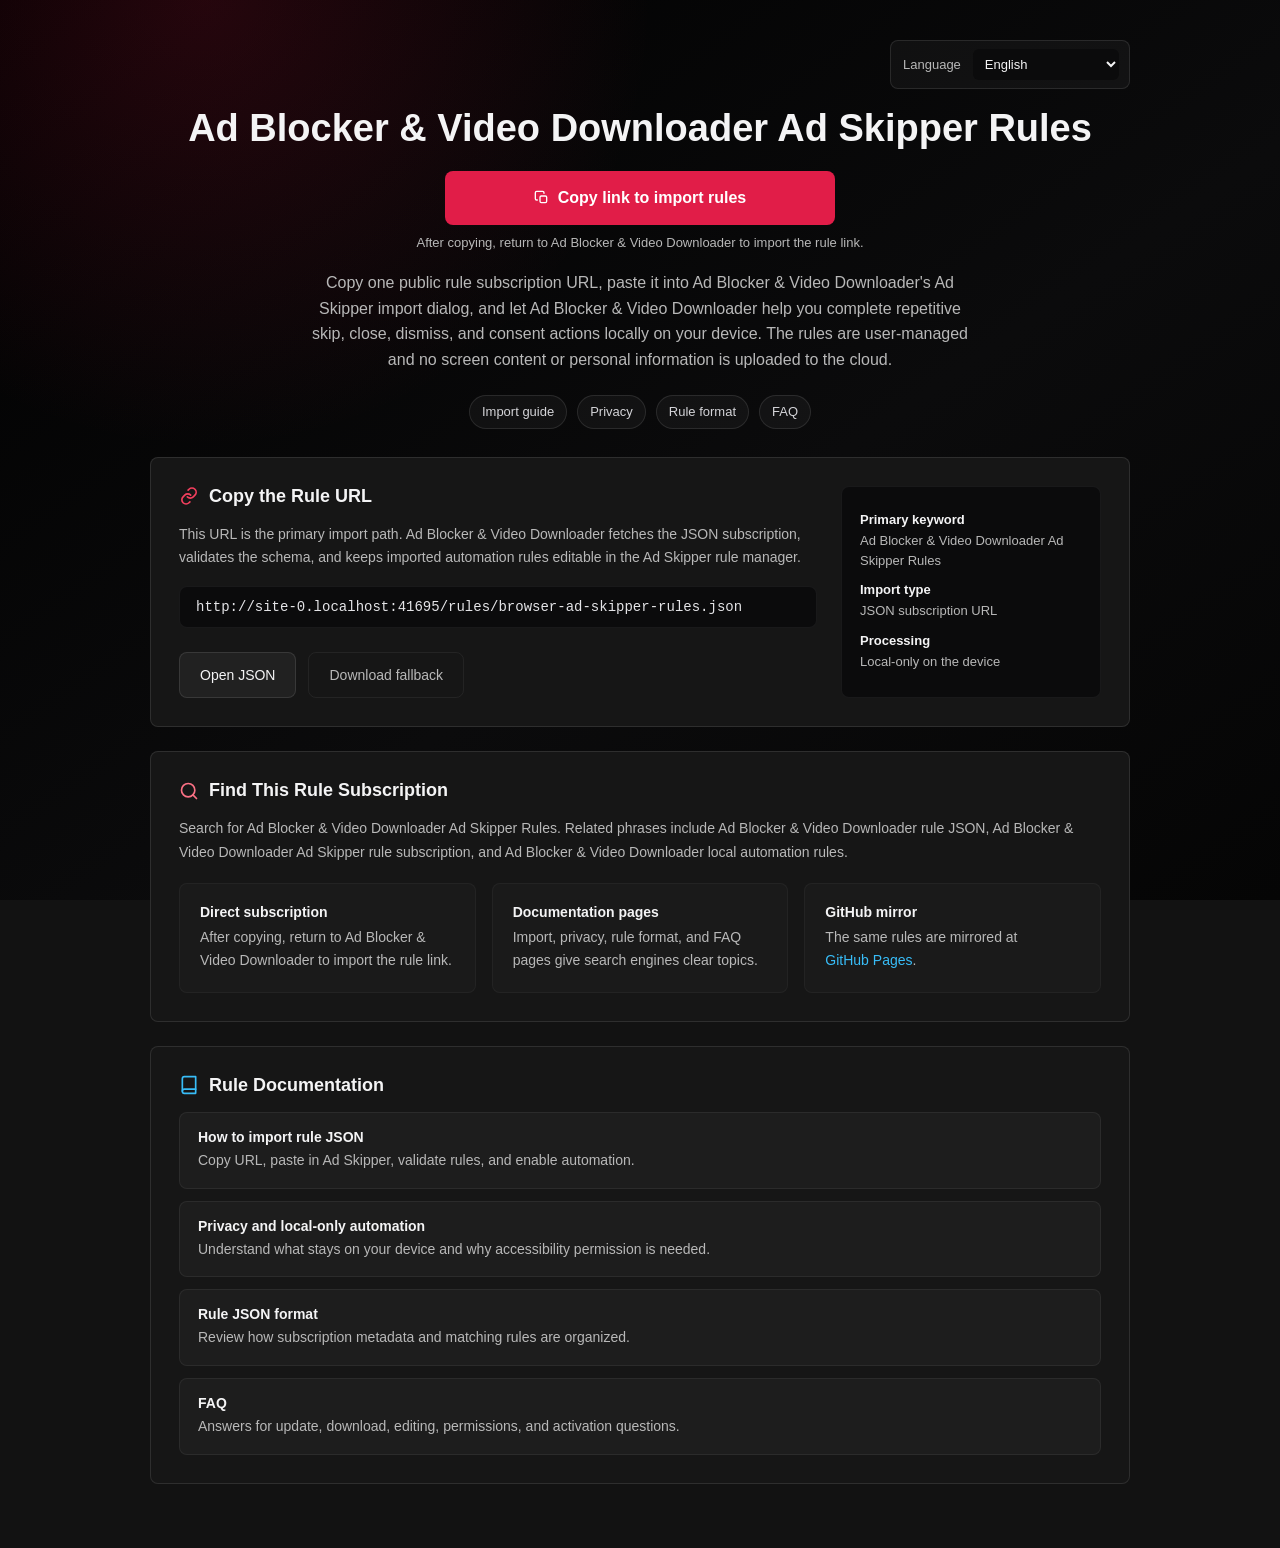
<file: index.html>
<!doctype html>
<html lang="en">
  <head>
    <meta charset="utf-8" />
    <meta name="viewport" content="width=device-width, initial-scale=1" />
    <title>Ad Blocker &amp; Video Downloader | Ad Skipper Rules</title>
    <meta
      name="description"
      content="Copy Ad Skipper rule JSON for Ad Blocker &amp; Video Downloader. Import the subscription URL in the app to manage local-only automation rules."
    />
    <meta name="robots" content="index,follow" />
    <meta property="og:title" content="Ad Blocker &amp; Video Downloader | Ad Skipper Rules" />
    <meta
      property="og:description"
      content="A public JSON rule subscription for Ad Blocker &amp; Video Downloader users. Copy the rule URL, import it in Ad Skipper, and run local-only screen automation on your device."
    />
    <meta property="og:type" content="website" />
    <meta property="og:url" content="https://browser-rules.github.io/ai-owl-browser-ad-skipper-rules/" />
    <meta name="google-site-verification" content="nIsRu77zjlL-rzkLhdHCSAvfr67Yoj3R-oDEkmEKDSA" />
    <link rel="canonical" href="https://browser-rules.github.io/ai-owl-browser-ad-skipper-rules/" />
    <link rel="stylesheet" href="styles.css" />
    <script type="application/ld+json">
      {
        "@context": "https://schema.org",
        "@type": "WebSite",
        "name": "Ad Blocker & Video Downloader | Ad Skipper Rules",
        "url": "https://browser-rules.github.io/ai-owl-browser-ad-skipper-rules/",
        "description": "Public JSON rule subscription and documentation for Ad Blocker & Video Downloader local-only screen automation."
      }
    </script>
  </head>
  <body>
    <main class="container">
      <header class="header" aria-labelledby="page-title">
        <div class="header-tools">
          <div class="language-control">
            <label for="languageSelect" data-i18n="language.label">Language</label>
            <select id="languageSelect" aria-label="Language"></select>
          </div>
        </div>
        <h1 id="page-title" class="title" data-i18n="home.title">Ad Blocker &amp; Video Downloader Ad Skipper Rules</h1>
        <div class="header-action">
          <button id="copyRuleUrlPrimary" class="btn btn-primary" type="button">
            <svg class="icon-small" aria-hidden="true" viewBox="0 0 24 24">
              <rect x="9" y="9" width="10" height="10" rx="2" />
              <path d="M5 15H4a2 2 0 0 1-2-2V4a2 2 0 0 1 2-2h9a2 2 0 0 1 2 2v1" />
            </svg>
            <span id="copyPrimaryLabel" data-i18n="action.copyRuleUrl">Copy link to import rules</span>
          </button>
          <p class="action-hint" data-i18n="home.directBody">After copying, return to Ad Blocker &amp; Video Downloader to import the rule link.</p>
        </div>
        <p class="subtitle" data-i18n="home.subtitle">
          Copy one public rule subscription URL, paste it into Ad Blocker &amp; Video Downloader's Ad Skipper import dialog,
          and let Ad Blocker &amp; Video Downloader help you complete repetitive skip, close, dismiss, and consent actions
          locally on your device. The rules are user-managed and no screen content or personal
          information is uploaded to the cloud.
        </p>
        <nav class="page-nav" aria-label="Rule documentation">
          <a href="import-guide.html" data-i18n="nav.import">Import guide</a>
          <a href="privacy.html" data-i18n="nav.privacy">Privacy</a>
          <a href="rule-json.html" data-i18n="nav.rule">Rule format</a>
          <a href="faq.html" data-i18n="nav.faq">FAQ</a>
        </nav>
      </header>

      <section class="card hero-card" aria-labelledby="rule-url-title">
        <div>
          <h2 id="rule-url-title" class="card-title">
            <svg class="icon icon-indigo" aria-hidden="true" viewBox="0 0 24 24">
              <path d="M10 13a5 5 0 0 0 7.1 0l2-2a5 5 0 0 0-7.1-7.1l-1.1 1.1" />
              <path d="M14 11a5 5 0 0 0-7.1 0l-2 2A5 5 0 0 0 12 20.1l1.1-1.1" />
            </svg>
            <span data-i18n="home.ruleTitle">Copy the Rule URL</span>
          </h2>
          <p class="muted-text" data-i18n="home.ruleBody">
            This URL is the primary import path. Ad Blocker &amp; Video Downloader fetches the JSON subscription, validates
            the schema, and keeps imported automation rules editable in the Ad Skipper rule manager.
          </p>
          <div class="code-box" aria-label="Rule JSON subscription URL">
            <span class="code-text" data-rule-url>https://browser-rules.github.io/ai-owl-browser-ad-skipper-rules/rules/browser-ad-skipper-rules.json</span>
          </div>
          <div class="btn-group">
            <a class="btn btn-secondary" data-rule-href href="rules/browser-ad-skipper-rules.json" data-i18n="action.openJson">
              Open JSON
            </a>
            <a class="btn btn-tertiary" data-rule-href href="rules/browser-ad-skipper-rules.json" download data-i18n="action.downloadFallback">
              Download fallback
            </a>
          </div>
        </div>
        <aside class="quick-facts" aria-label="Rule subscription facts">
          <div><strong data-i18n="home.factKeywordLabel">Primary keyword</strong><span data-i18n="home.factKeywordValue">Ad Blocker &amp; Video Downloader Ad Skipper Rules</span></div>
          <div><strong data-i18n="home.factImportLabel">Import type</strong><span data-i18n="home.factImportValue">JSON subscription URL</span></div>
          <div><strong data-i18n="home.factProcessingLabel">Processing</strong><span data-i18n="home.factProcessingValue">Local-only on the device</span></div>
        </aside>
      </section>

      <section class="card" aria-labelledby="discover-title">
        <h2 id="discover-title" class="card-title">
          <svg class="icon icon-purple" aria-hidden="true" viewBox="0 0 24 24">
            <circle cx="11" cy="11" r="8" />
            <path d="m21 21-4.3-4.3" />
          </svg>
          <span data-i18n="home.findTitle">Find This Rule Subscription</span>
        </h2>
        <p class="muted-text" data-i18n="home.findBody">
          If you need to find this page again from Google, search for
          Ad Blocker &amp; Video Downloader Ad Skipper Rules. Related search phrases include
          Ad Blocker &amp; Video Downloader rule JSON, Ad Blocker &amp; Video Downloader Ad Skipper rule subscription, and Ad Blocker &amp; Video Downloader local
          automation rules.
        </p>
        <div class="info-grid spaced-grid">
          <article class="info-item">
            <h3 data-i18n="home.directTitle">Direct subscription</h3>
            <p data-i18n="home.directBody">After copying, return to Ad Blocker &amp; Video Downloader to import the rule link.</p>
          </article>
          <article class="info-item">
            <h3 data-i18n="home.docsTitle">Documentation pages</h3>
            <p data-i18n="home.docsBody">Import, privacy, rule format, and FAQ pages give search engines clear topics.</p>
          </article>
          <article class="info-item">
            <h3 data-i18n="home.githubTitle">GitHub mirror</h3>
            <p>
              <span data-i18n="home.githubBody">The same rules are mirrored at</span>
              <a href="https://browser-rules.github.io/ai-owl-browser-ad-skipper-rules/">GitHub Pages</a>.
            </p>
          </article>
        </div>
      </section>

      <section class="card link-grid" aria-labelledby="docs-title">
        <h2 id="docs-title" class="card-title">
          <svg class="icon icon-sky" aria-hidden="true" viewBox="0 0 24 24">
            <path d="M4 19.5A2.5 2.5 0 0 1 6.5 17H20" />
            <path d="M4 4.5A2.5 2.5 0 0 1 6.5 2H20v20H6.5A2.5 2.5 0 0 1 4 19.5Z" />
          </svg>
          <span data-i18n="home.docTitle">Rule Documentation</span>
        </h2>
        <a class="doc-link" href="import-guide.html">
          <strong data-i18n="home.docImportTitle">How to import rule JSON</strong>
          <span data-i18n="home.docImportBody">Copy URL, paste in Ad Skipper, validate rules, and enable automation.</span>
        </a>
        <a class="doc-link" href="privacy.html">
          <strong data-i18n="home.docPrivacyTitle">Privacy and local-only automation</strong>
          <span data-i18n="home.docPrivacyBody">Understand what stays on your device and why accessibility permission is needed.</span>
        </a>
        <a class="doc-link" href="rule-json.html">
          <strong data-i18n="home.docRuleTitle">Rule JSON format</strong>
          <span data-i18n="home.docRuleBody">Review how subscription metadata and matching rules are organized.</span>
        </a>
        <a class="doc-link" href="faq.html">
          <strong data-i18n="home.docFaqTitle">FAQ</strong>
          <span data-i18n="home.docFaqBody">Answers for update, download, editing, permissions, and activation questions.</span>
        </a>
      </section>
    </main>
    <script src="app.js" defer></script>
  </body>
</html>
</file>
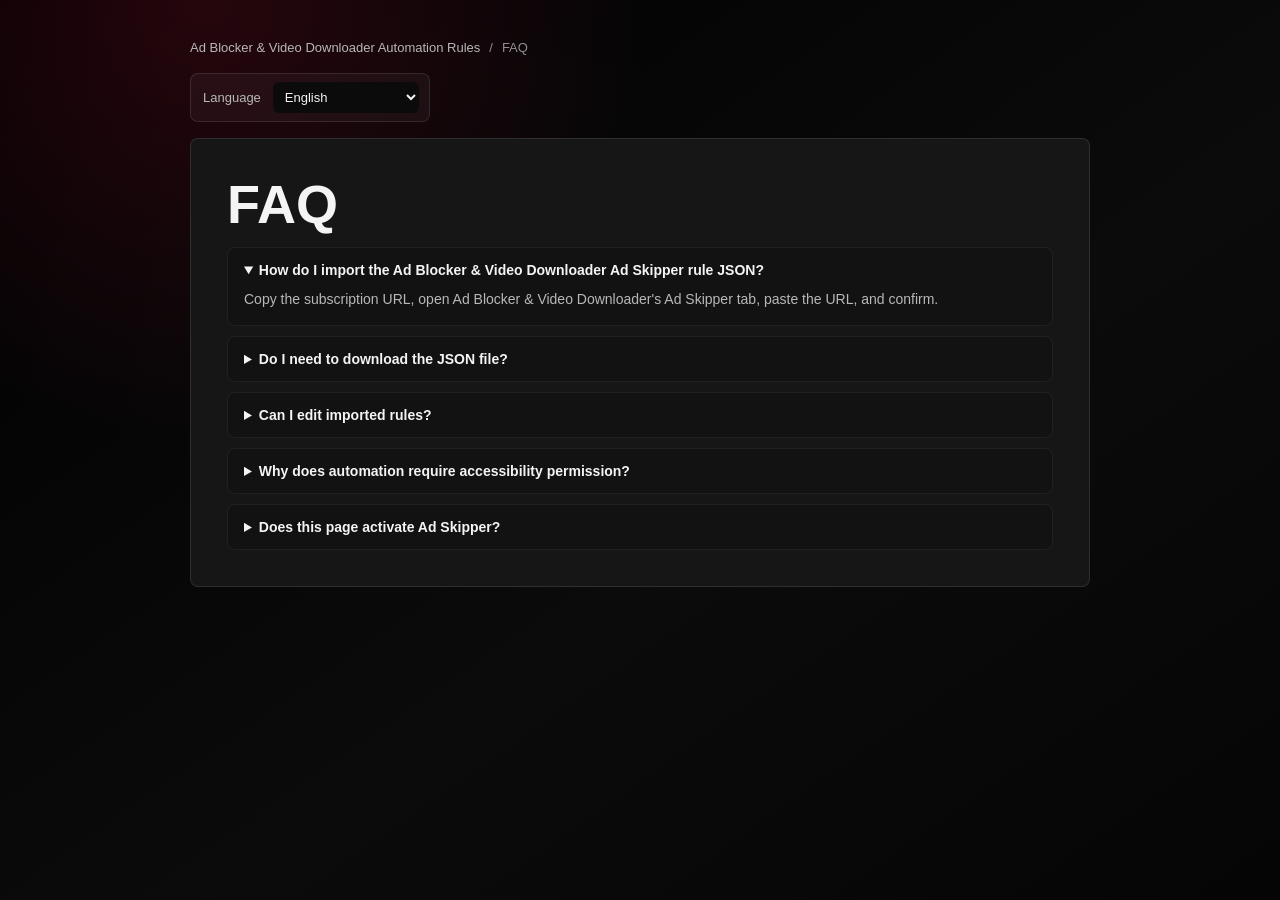
<file: faq.html>
<!doctype html>
<html lang="en">
  <head>
    <meta charset="utf-8" />
    <meta name="viewport" content="width=device-width, initial-scale=1" />
    <title>Ad Blocker &amp; Video Downloader | Ad Skipper Rules FAQ</title>
    <meta
      name="description"
      content="Frequently asked questions about Ad Blocker &amp; Video Downloader Ad Skipper rule subscriptions, JSON import, local-only automation, permissions, updates, and manual downloads."
    />
    <meta name="robots" content="index,follow" />
    <link rel="canonical" href="https://browser-rules.github.io/ai-owl-browser-ad-skipper-rules/faq.html" />
    <link rel="stylesheet" href="styles.css" />
    <script type="application/ld+json">
      {
        "@context": "https://schema.org",
        "@type": "FAQPage",
        "mainEntity": [
          {
            "@type": "Question",
            "name": "How do I import the Ad Blocker & Video Downloader Ad Skipper rule JSON?",
            "acceptedAnswer": {
              "@type": "Answer",
              "text": "Copy the public rule subscription URL, open Ad Blocker & Video Downloader, switch to Ad Skipper, choose import configuration, paste the URL, and confirm the user-managed rules."
            }
          },
          {
            "@type": "Question",
            "name": "Does Ad Blocker & Video Downloader upload screen content when using Ad Skipper rules?",
            "acceptedAnswer": {
              "@type": "Answer",
              "text": "No. Ad Blocker & Video Downloader evaluates imported automation rules locally on the device. Screen content, app data, rule matches, and personal information are not uploaded to this site."
            }
          }
        ]
      }
    </script>
  </head>
  <body>
    <main class="container page-container">
      <nav class="breadcrumb" aria-label="Breadcrumb">
        <a href="https://browser-rules.github.io/ai-owl-browser-ad-skipper-rules/">Ad Blocker &amp; Video Downloader Automation Rules</a>
        <span>/</span>
        <span data-i18n="nav.faq">FAQ</span>
      </nav>
      <div class="language-control page-language">
        <label for="languageSelect" data-i18n="language.label">Language</label>
        <select id="languageSelect" aria-label="Language"></select>
      </div>
      <article class="card article-card">
        <h1 class="article-title" data-i18n="faq.title">FAQ</h1>
        <div class="faq-list">
          <details open>
            <summary data-i18n="faq.q1">How do I import the Ad Blocker &amp; Video Downloader Ad Skipper rule JSON?</summary>
            <p data-i18n="faq.a1">Copy the subscription URL, open Ad Blocker &amp; Video Downloader's Ad Skipper tab, paste the URL, and confirm.</p>
          </details>
          <details>
            <summary data-i18n="faq.q2">Do I need to download the JSON file?</summary>
            <p data-i18n="faq.a2">No. Copying the URL is the primary path. Downloading is only a manual fallback.</p>
          </details>
          <details>
            <summary data-i18n="faq.q3">Can I edit imported rules?</summary>
            <p data-i18n="faq.a3">Yes. Imported rules remain visible and editable in Ad Blocker &amp; Video Downloader's rule management UI.</p>
          </details>
          <details>
            <summary data-i18n="faq.q4">Why does automation require accessibility permission?</summary>
            <p data-i18n="faq.a4">The local service needs accessibility permission before Ad Blocker &amp; Video Downloader can perform supported actions.</p>
          </details>
          <details>
            <summary data-i18n="faq.q5">Does this page activate Ad Skipper?</summary>
            <p data-i18n="faq.a5">No. Ad Blocker &amp; Video Downloader includes YouTube and YouTube Music rules. Import this JSON to add rules for other apps and ad platforms.</p>
          </details>
        </div>
      </article>
    </main>
    <script src="app.js" defer></script>
  </body>
</html>
</file>
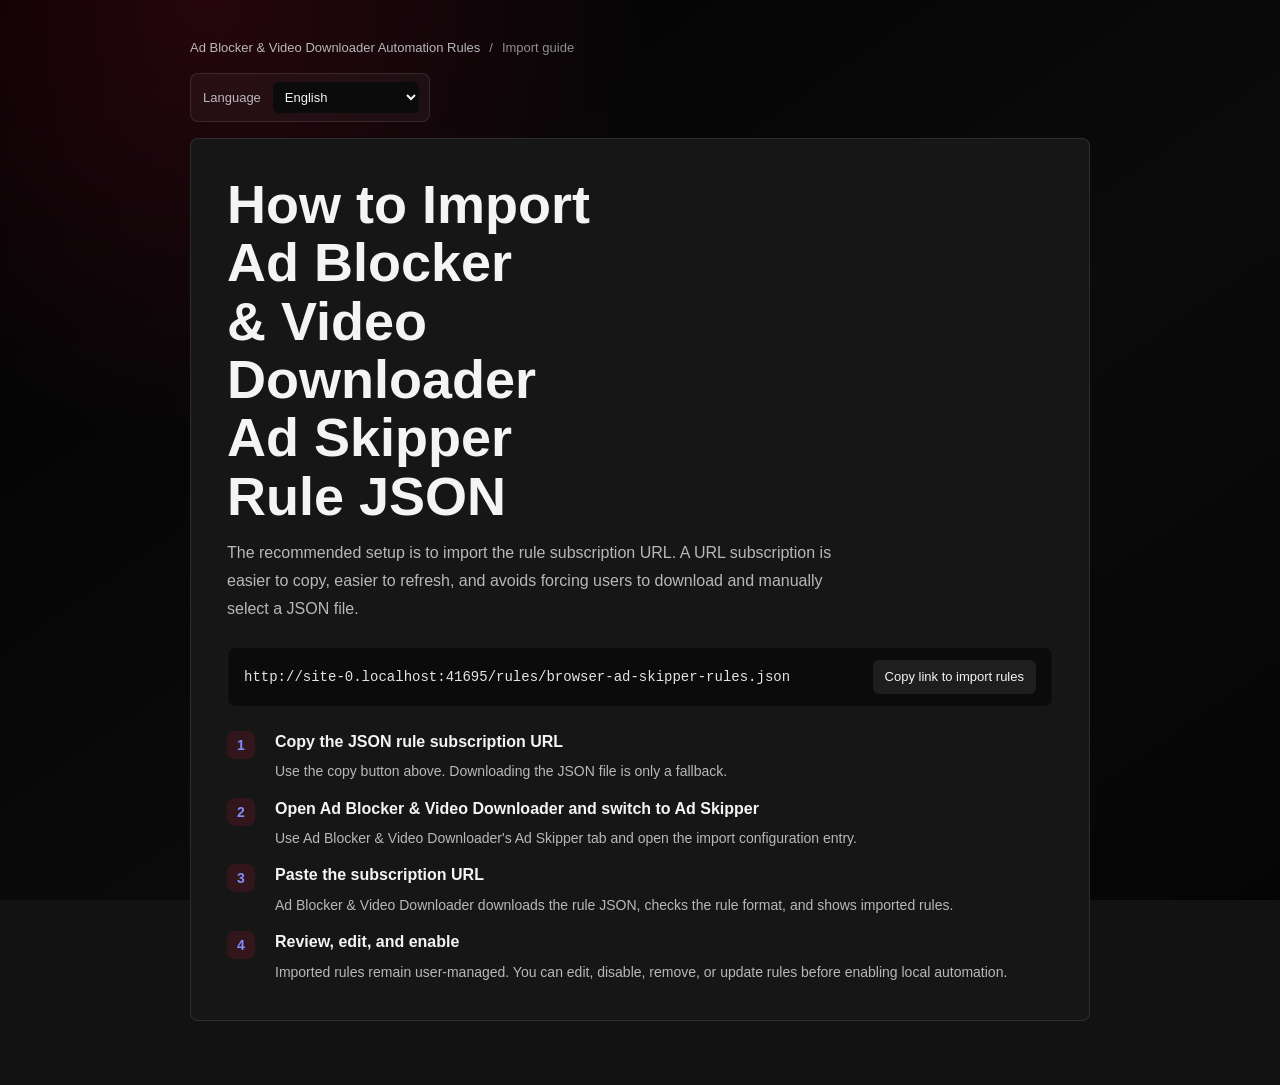
<file: import-guide.html>
<!doctype html>
<html lang="en">
  <head>
    <meta charset="utf-8" />
    <meta name="viewport" content="width=device-width, initial-scale=1" />
    <title>How to Import Ad Blocker &amp; Video Downloader Ad Skipper Rule JSON</title>
    <meta
      name="description"
      content="Step-by-step guide for importing the Ad Blocker &amp; Video Downloader Ad Skipper JSON rule subscription URL into Ad Blocker &amp; Video Downloader and enabling local-only screen automation."
    />
    <meta name="robots" content="index,follow" />
    <link rel="canonical" href="https://browser-rules.github.io/ai-owl-browser-ad-skipper-rules/import-guide.html" />
    <link rel="stylesheet" href="styles.css" />
  </head>
  <body>
    <main class="container page-container">
      <nav class="breadcrumb" aria-label="Breadcrumb">
        <a href="https://browser-rules.github.io/ai-owl-browser-ad-skipper-rules/">Ad Blocker &amp; Video Downloader Automation Rules</a>
        <span>/</span>
        <span data-i18n="nav.import">Import guide</span>
      </nav>
      <div class="language-control page-language">
        <label for="languageSelect" data-i18n="language.label">Language</label>
        <select id="languageSelect" aria-label="Language"></select>
      </div>
      <article class="card article-card">
        <h1 class="article-title" data-i18n="import.title">How to Import Ad Blocker &amp; Video Downloader Ad Skipper Rule JSON</h1>
        <p class="article-lead" data-i18n="import.lead">
          The recommended setup is to import the rule subscription URL. A URL subscription is easier
          to copy, easier to refresh, and avoids forcing users to download and manually select a JSON
          file.
        </p>
        <div class="code-box" aria-label="Rule JSON subscription URL">
          <span class="code-text" data-rule-url>https://browser-rules.github.io/ai-owl-browser-ad-skipper-rules/rules/browser-ad-skipper-rules.json</span>
          <button id="copyRuleUrlPrimary" class="copy-btn" type="button">
            <span id="copyPrimaryLabel" data-i18n="action.copyRuleUrl">Copy Rule URL</span>
          </button>
        </div>
        <section class="timeline article-timeline" aria-label="Import steps">
          <article class="timeline-item">
            <span class="step-num">1</span>
            <div>
              <h2 data-i18n="import.step1Title">Copy the JSON rule subscription URL</h2>
              <p data-i18n="import.step1Body">Use the copy button above. Downloading the JSON file is only a fallback.</p>
            </div>
          </article>
          <article class="timeline-item">
            <span class="step-num">2</span>
            <div>
              <h2 data-i18n="import.step2Title">Open Ad Blocker &amp; Video Downloader and switch to Ad Skipper</h2>
              <p data-i18n="import.step2Body">Use Ad Blocker &amp; Video Downloader's Ad Skipper tab and open the import configuration entry.</p>
            </div>
          </article>
          <article class="timeline-item">
            <span class="step-num">3</span>
            <div>
              <h2 data-i18n="import.step3Title">Paste the subscription URL</h2>
              <p data-i18n="import.step3Body">Ad Blocker &amp; Video Downloader downloads the rule JSON, checks the rule format, and shows imported rules.</p>
            </div>
          </article>
          <article class="timeline-item">
            <span class="step-num">4</span>
            <div>
              <h2 data-i18n="import.step4Title">Review, edit, and enable</h2>
              <p data-i18n="import.step4Body">
                Imported rules remain user-managed. You can edit, disable, remove, or update rules
                before enabling local automation.
              </p>
            </div>
          </article>
        </section>
      </article>
    </main>
    <script src="app.js" defer></script>
  </body>
</html>
</file>
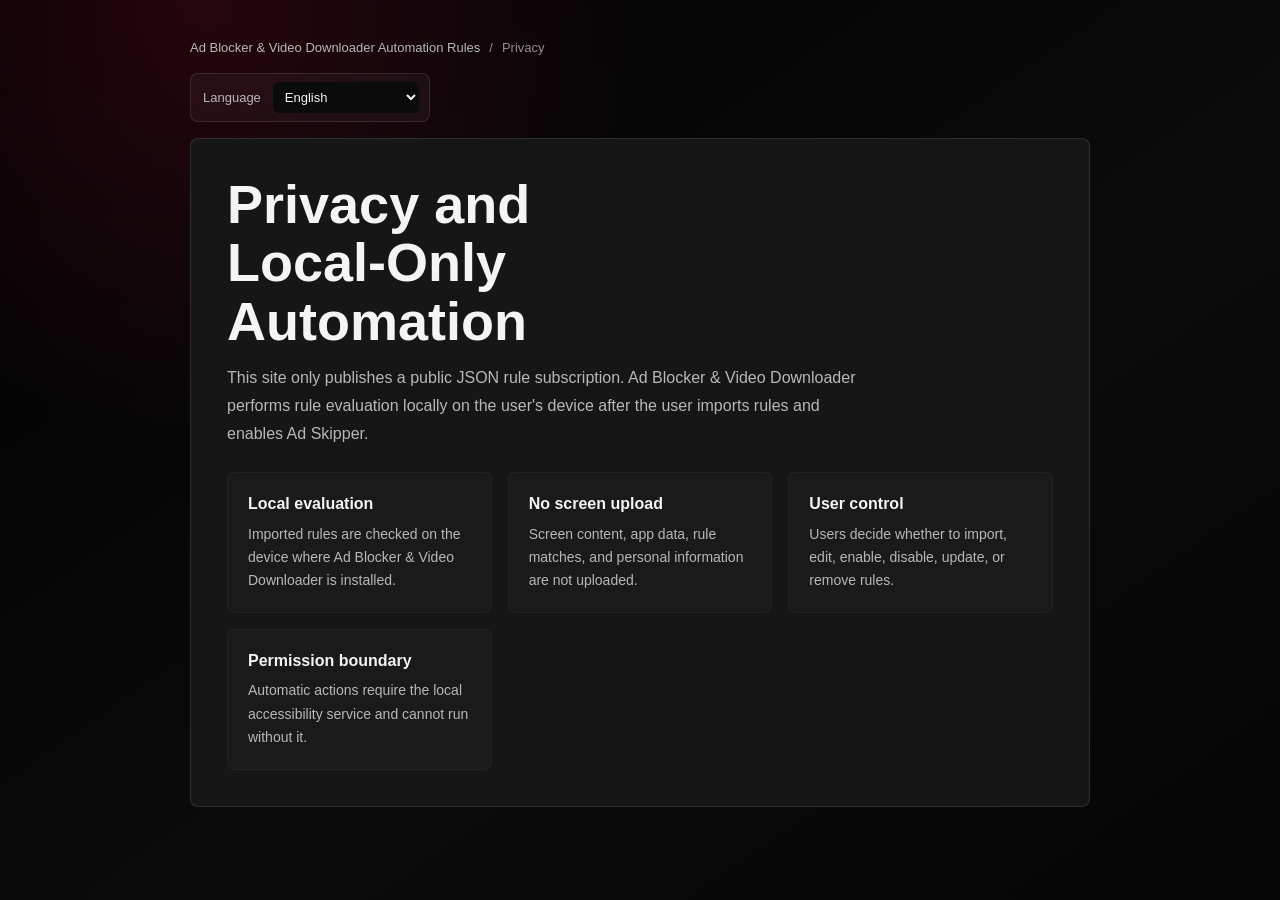
<file: privacy.html>
<!doctype html>
<html lang="en">
  <head>
    <meta charset="utf-8" />
    <meta name="viewport" content="width=device-width, initial-scale=1" />
    <title>Ad Blocker &amp; Video Downloader Ad Skipper Privacy and Local-Only Automation</title>
    <meta
      name="description"
      content="Privacy notes for Ad Blocker &amp; Video Downloader Ad Skipper automation rules. Imported rules are evaluated locally on the device and do not upload screen content or personal information."
    />
    <meta name="robots" content="index,follow" />
    <link rel="canonical" href="https://browser-rules.github.io/ai-owl-browser-ad-skipper-rules/privacy.html" />
    <link rel="stylesheet" href="styles.css" />
  </head>
  <body>
    <main class="container page-container">
      <nav class="breadcrumb" aria-label="Breadcrumb">
        <a href="https://browser-rules.github.io/ai-owl-browser-ad-skipper-rules/">Ad Blocker &amp; Video Downloader Automation Rules</a>
        <span>/</span>
        <span data-i18n="nav.privacy">Privacy</span>
      </nav>
      <div class="language-control page-language">
        <label for="languageSelect" data-i18n="language.label">Language</label>
        <select id="languageSelect" aria-label="Language"></select>
      </div>
      <article class="card article-card">
        <h1 class="article-title" data-i18n="privacy.title">Privacy and Local-Only Automation</h1>
        <p class="article-lead" data-i18n="privacy.lead">
          This site only publishes a public JSON rule subscription. Ad Blocker &amp; Video Downloader performs rule evaluation
          locally on the user's device after the user imports rules and enables Ad Skipper.
        </p>
        <div class="info-grid">
          <article class="info-item">
            <h2 data-i18n="privacy.localTitle">Local evaluation</h2>
            <p data-i18n="privacy.localBody">Imported rules are checked on the device where Ad Blocker &amp; Video Downloader is installed.</p>
          </article>
          <article class="info-item">
            <h2 data-i18n="privacy.uploadTitle">No screen upload</h2>
            <p data-i18n="privacy.uploadBody">Screen content, app data, rule matches, and personal information are not uploaded.</p>
          </article>
          <article class="info-item">
            <h2 data-i18n="privacy.controlTitle">User control</h2>
            <p data-i18n="privacy.controlBody">Users decide whether to import, edit, enable, disable, update, or remove rules.</p>
          </article>
          <article class="info-item">
            <h2 data-i18n="privacy.permissionTitle">Permission boundary</h2>
            <p data-i18n="privacy.permissionBody">Automatic actions require the local accessibility service and cannot run without it.</p>
          </article>
        </div>
      </article>
    </main>
    <script src="app.js" defer></script>
  </body>
</html>
</file>
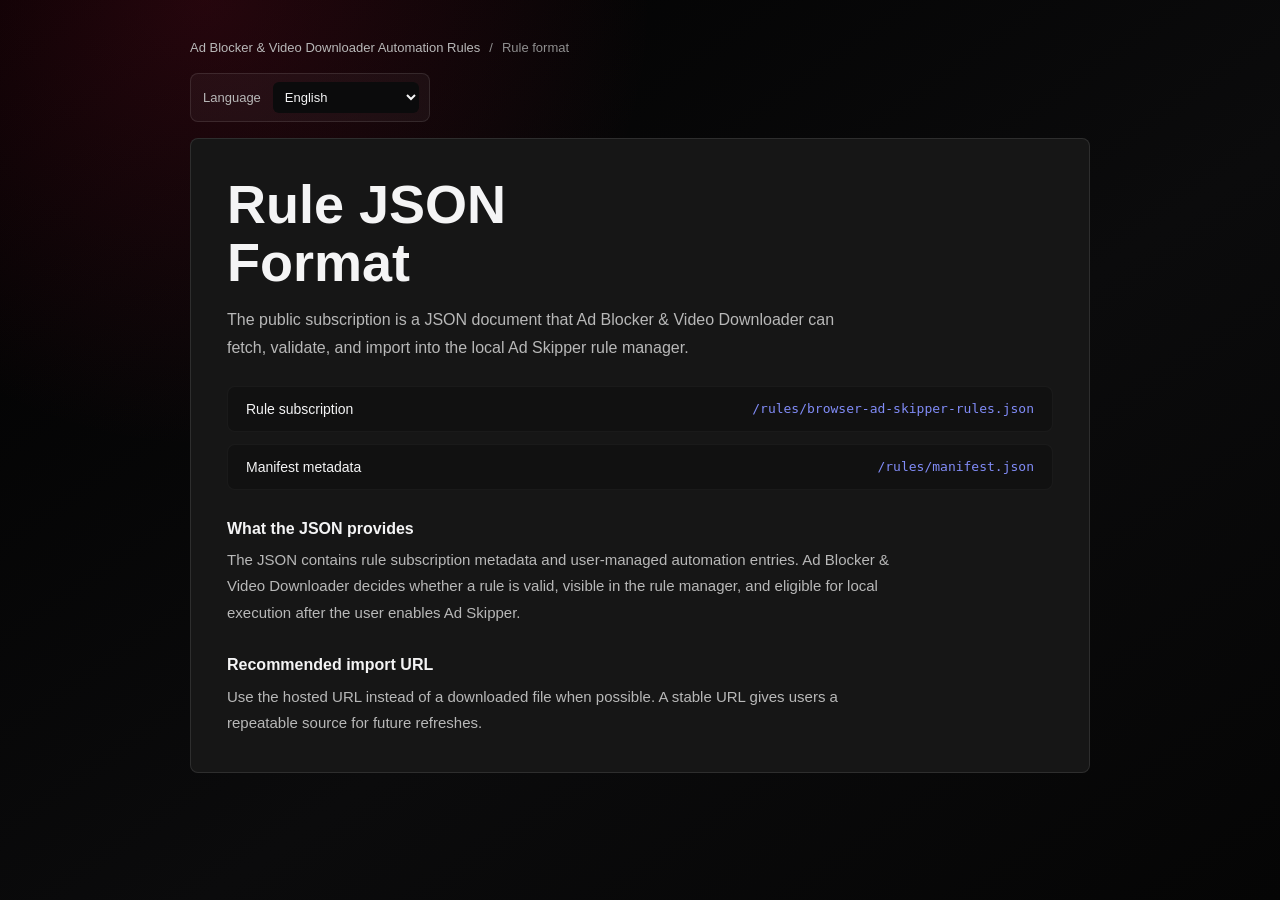
<file: rule-json.html>
<!doctype html>
<html lang="en">
  <head>
    <meta charset="utf-8" />
    <meta name="viewport" content="width=device-width, initial-scale=1" />
    <title>Ad Blocker &amp; Video Downloader Ad Skipper Rule JSON Format</title>
    <meta
      name="description"
      content="Overview of the Ad Blocker &amp; Video Downloader Ad Skipper rule JSON subscription format, manifest metadata, import URL, and user-managed automation rule structure."
    />
    <meta name="robots" content="index,follow" />
    <link rel="canonical" href="https://browser-rules.github.io/ai-owl-browser-ad-skipper-rules/rule-json.html" />
    <link rel="stylesheet" href="styles.css" />
  </head>
  <body>
    <main class="container page-container">
      <nav class="breadcrumb" aria-label="Breadcrumb">
        <a href="https://browser-rules.github.io/ai-owl-browser-ad-skipper-rules/">Ad Blocker &amp; Video Downloader Automation Rules</a>
        <span>/</span>
        <span data-i18n="nav.rule">Rule format</span>
      </nav>
      <div class="language-control page-language">
        <label for="languageSelect" data-i18n="language.label">Language</label>
        <select id="languageSelect" aria-label="Language"></select>
      </div>
      <article class="card article-card">
        <h1 class="article-title" data-i18n="rule.title">Rule JSON Format</h1>
        <p class="article-lead" data-i18n="rule.lead">
          The public subscription is a JSON document that Ad Blocker &amp; Video Downloader can fetch, validate, and import
          into the local Ad Skipper rule manager.
        </p>
        <div class="file-list article-files">
          <div class="file-item">
            <div class="file-info"><span data-i18n="rule.subscription">Rule subscription</span></div>
            <a class="file-link" data-rule-href href="rules/browser-ad-skipper-rules.json">
              /rules/browser-ad-skipper-rules.json
            </a>
          </div>
          <div class="file-item">
            <div class="file-info"><span data-i18n="rule.manifest">Manifest metadata</span></div>
            <a class="file-link" href="rules/manifest.json">/rules/manifest.json</a>
          </div>
        </div>
        <section class="article-section">
          <h2 data-i18n="rule.providesTitle">What the JSON provides</h2>
          <p data-i18n="rule.providesBody">
            The JSON contains rule subscription metadata and user-managed automation entries. Ad Blocker &amp; Video Downloader
            decides whether a rule is valid, visible in the rule manager, and eligible for local
            execution after the user enables Ad Skipper.
          </p>
        </section>
        <section class="article-section">
          <h2 data-i18n="rule.recommendedTitle">Recommended import URL</h2>
          <p data-i18n="rule.recommendedBody">
            Use the hosted URL instead of a downloaded file when possible. A stable URL gives users
            a repeatable source for future refreshes.
          </p>
        </section>
      </article>
    </main>
    <script src="app.js" defer></script>
  </body>
</html>
</file>
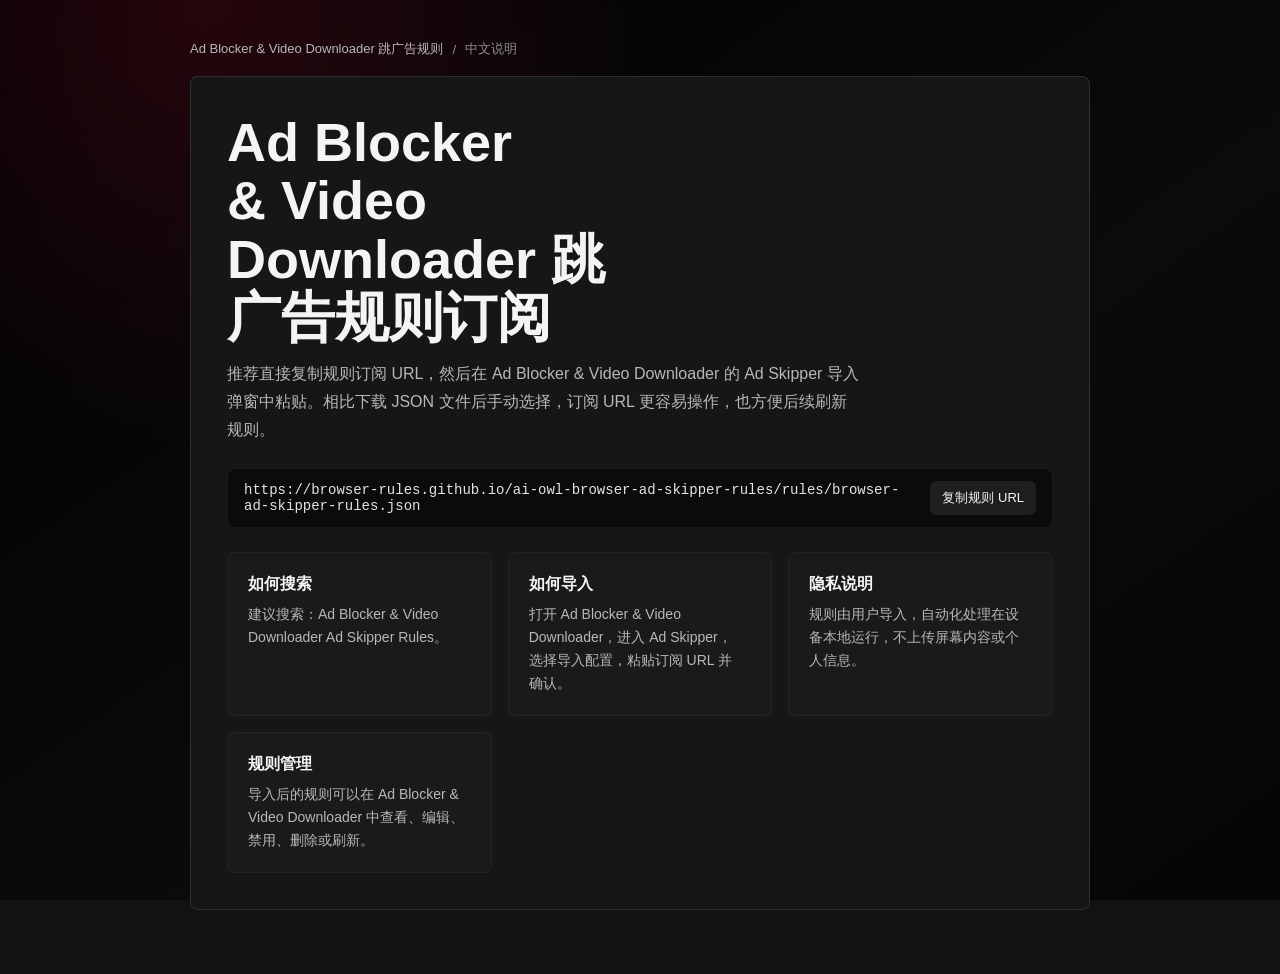
<file: zh-cn.html>
<!doctype html>
<html lang="zh-CN">
  <head>
    <meta charset="utf-8" />
    <meta name="viewport" content="width=device-width, initial-scale=1" />
    <title>Ad Blocker &amp; Video Downloader 跳广告规则订阅</title>
    <meta
      name="description"
      content="Ad Blocker &amp; Video Downloader 跳广告规则订阅说明。复制公开 JSON 规则 URL，在 Ad Skipper 中导入，并在设备本地运行自动化处理。"
    />
    <meta name="robots" content="index,follow" />
    <link rel="canonical" href="https://browser-rules.github.io/ai-owl-browser-ad-skipper-rules/zh-cn.html" />
    <link rel="stylesheet" href="styles.css" />
  </head>
  <body>
    <main class="container page-container">
      <nav class="breadcrumb" aria-label="面包屑导航">
        <a href="index.html">Ad Blocker &amp; Video Downloader 跳广告规则</a>
        <span>/</span>
        <span>中文说明</span>
      </nav>
      <article class="card article-card">
        <h1 class="article-title">Ad Blocker &amp; Video Downloader 跳广告规则订阅</h1>
        <p class="article-lead">
          推荐直接复制规则订阅 URL，然后在 Ad Blocker &amp; Video Downloader 的 Ad Skipper 导入弹窗中粘贴。相比下载
          JSON 文件后手动选择，订阅 URL 更容易操作，也方便后续刷新规则。
        </p>
        <div class="code-box" aria-label="规则 JSON 订阅 URL">
          <span id="ruleUrl" class="code-text">https://browser-rules.github.io/ai-owl-browser-ad-skipper-rules/rules/browser-ad-skipper-rules.json</span>
          <button id="copyRuleUrlPrimary" class="copy-btn" type="button">
            <span id="copyPrimaryLabel">复制规则 URL</span>
          </button>
        </div>
        <div class="info-grid">
          <article class="info-item">
            <h2>如何搜索</h2>
            <p>建议搜索：Ad Blocker &amp; Video Downloader Ad Skipper Rules。</p>
          </article>
          <article class="info-item">
            <h2>如何导入</h2>
            <p>打开 Ad Blocker &amp; Video Downloader，进入 Ad Skipper，选择导入配置，粘贴订阅 URL 并确认。</p>
          </article>
          <article class="info-item">
            <h2>隐私说明</h2>
            <p>规则由用户导入，自动化处理在设备本地运行，不上传屏幕内容或个人信息。</p>
          </article>
          <article class="info-item">
            <h2>规则管理</h2>
            <p>导入后的规则可以在 Ad Blocker &amp; Video Downloader 中查看、编辑、禁用、删除或刷新。</p>
          </article>
        </div>
      </article>
    </main>
    <script src="app.js" defer></script>
  </body>
</html>
</file>
<file: styles.css>
:root {
  color-scheme: dark;
  --bg-color: #050505;
  --card-bg: #161616;
  --card-strong: #202020;
  --card-border: rgba(255, 255, 255, 0.1);
  --card-hover-border: rgba(255, 255, 255, 0.18);
  --primary-accent: #e11d48;
  --primary-accent-hot: #f43f5e;
  --primary-accent-soft: rgba(225, 29, 72, 0.14);
  --text-main: #f4f4f5;
  --text-muted: #b8b8b8;
  --text-soft: #8f8f8f;
  --link: #38bdf8;
  --surface-deep: #0b0b0c;
}

* {
  box-sizing: border-box;
}

body {
  min-height: 100vh;
  margin: 0;
  display: flex;
  align-items: flex-start;
  justify-content: center;
  background:
    radial-gradient(circle at 16% 0%, rgba(225, 29, 72, 0.16), transparent 28rem),
    linear-gradient(145deg, #000000 0%, #0b0b0c 58%, #050505 100%);
  background-attachment: fixed;
  color: var(--text-main);
  font-family:
    Inter, -apple-system, BlinkMacSystemFont, "Noto Sans", "Helvetica Neue", Arial, sans-serif;
  padding: 40px 20px;
}

a {
  color: var(--link);
  text-decoration: none;
  transition: color 180ms ease, border-color 180ms ease, background-color 180ms ease, box-shadow 180ms ease;
}

a:hover {
  color: #7dd3fc;
  text-decoration: underline;
}

a:focus-visible,
button:focus-visible {
  outline: 2px solid var(--primary-accent-hot);
  outline-offset: 3px;
}

.container {
  width: min(980px, 100%);
}

.page-container {
  width: min(900px, 100%);
}

.header {
  margin-bottom: 28px;
  text-align: center;
}

.header-tools {
  display: flex;
  justify-content: flex-end;
  margin-bottom: 18px;
}

.header-action {
  display: flex;
  flex-direction: column;
  align-items: center;
  gap: 8px;
  margin: 20px 0 18px;
}

.header-action .btn {
  width: min(390px, 100%);
  min-height: 54px;
  font-size: 16px;
  font-weight: 700;
}

.action-hint {
  margin: 0;
  color: var(--text-muted);
  font-size: 13px;
  line-height: 1.5;
}

.badge {
  display: inline-flex;
  align-items: center;
  gap: 6px;
  min-height: 30px;
  margin-bottom: 16px;
  border: 1px solid rgba(225, 29, 72, 0.24);
  border-radius: 999px;
  background: rgba(225, 29, 72, 0.12);
  color: #fecdd3;
  font-size: 13px;
  font-weight: 500;
  padding: 6px 14px;
}

.title {
  margin: 0 0 12px;
  color: var(--text-main);
  font-size: 38px;
  font-weight: 700;
  letter-spacing: 0;
  line-height: 1.15;
}

.subtitle {
  max-width: 76ch;
  margin: 0;
  margin-inline: auto;
  color: var(--text-muted);
  font-size: 16px;
  font-weight: 400;
  line-height: 1.6;
  text-wrap: pretty;
}

.page-nav {
  display: flex;
  flex-wrap: wrap;
  justify-content: center;
  gap: 10px;
  margin-top: 22px;
}

.language-control {
  width: min(240px, 100%);
  display: inline-flex;
  align-items: center;
  justify-content: space-between;
  gap: 12px;
  margin-top: 0;
  border: 1px solid var(--card-border);
  border-radius: 8px;
  background: rgba(255, 255, 255, 0.04);
  color: var(--text-muted);
  padding: 8px 10px 8px 12px;
}

.page-language {
  margin: 0 0 16px;
}

.language-control label {
  flex: 0 0 auto;
  font-size: 13px;
  font-weight: 500;
}

.language-control select {
  min-width: 0;
  flex: 1 1 auto;
  border: 0;
  border-radius: 6px;
  background: var(--surface-deep);
  color: var(--text-main);
  font: inherit;
  font-size: 13px;
  padding: 7px 8px;
}

.page-nav a {
  min-height: 34px;
  display: inline-flex;
  align-items: center;
  border: 1px solid var(--card-border);
  border-radius: 999px;
  background: rgba(255, 255, 255, 0.04);
  color: #d4d4d8;
  font-size: 13px;
  padding: 7px 12px;
}

.page-nav a:hover {
  border-color: rgba(255, 255, 255, 0.18);
  background: rgba(255, 255, 255, 0.08);
  color: var(--text-main);
  text-decoration: none;
}

.card {
  margin-bottom: 24px;
  border: 1px solid var(--card-border);
  border-radius: 8px;
  background: var(--card-bg);
  padding: 28px;
  transition: border-color 180ms ease, background-color 180ms ease;
}

.card:hover {
  border-color: var(--card-hover-border);
  background: var(--card-strong);
}

.card-title {
  margin: 0 0 16px;
  display: flex;
  align-items: center;
  gap: 10px;
  color: var(--text-main);
  font-size: 18px;
  font-weight: 600;
}

.card-title,
.title {
  text-wrap: balance;
}

.muted-text {
  margin: 0;
  color: var(--text-muted);
  font-size: 14px;
  line-height: 1.7;
}

.code-box {
  min-width: 0;
  display: flex;
  align-items: center;
  justify-content: space-between;
  gap: 12px;
  margin: 16px 0 24px;
  border: 1px solid rgba(255, 255, 255, 0.06);
  border-radius: 8px;
  background: var(--surface-deep);
  padding: 12px 16px;
}

.code-text {
  min-width: 0;
  overflow: visible;
  color: #e4e4e7;
  font-family: "JetBrains Mono", "SFMono-Regular", Consolas, monospace;
  font-size: 14px;
  overflow-wrap: anywhere;
  white-space: normal;
}

.copy-btn {
  min-height: 34px;
  display: inline-flex;
  flex: 0 0 auto;
  align-items: center;
  gap: 6px;
  border: 0;
  border-radius: 6px;
  background: rgba(255, 255, 255, 0.08);
  color: var(--text-main);
  cursor: pointer;
  font-size: 13px;
  padding: 8px 12px;
  transition: background-color 180ms ease;
}

.copy-btn:hover {
  background: rgba(255, 255, 255, 0.14);
}

.btn-group {
  display: flex;
  flex-wrap: wrap;
  gap: 12px;
}

.btn {
  min-height: 46px;
  display: inline-flex;
  align-items: center;
  justify-content: center;
  gap: 8px;
  appearance: none;
  font-family: inherit;
  border-radius: 8px;
  cursor: pointer;
  font-size: 14px;
  font-weight: 500;
  padding: 12px 20px;
  text-decoration: none;
  transition: background-color 180ms ease, border-color 180ms ease, opacity 180ms ease;
}

.btn:hover {
  text-decoration: none;
}

.btn-primary {
  border: 0;
  background: var(--primary-accent);
  color: #ffffff;
}

.btn-primary:hover {
  background: var(--primary-accent-hot);
  color: #ffffff;
  opacity: 0.95;
}

.btn-secondary {
  border: 1px solid var(--card-border);
  background: rgba(255, 255, 255, 0.05);
  color: var(--text-main);
}

.btn-secondary:hover {
  border-color: rgba(255, 255, 255, 0.2);
  background: rgba(255, 255, 255, 0.1);
  color: var(--text-main);
}

.btn-tertiary {
  border: 1px solid rgba(255, 255, 255, 0.06);
  background: transparent;
  color: var(--text-muted);
}

.btn-tertiary:hover {
  border-color: rgba(255, 255, 255, 0.16);
  background: rgba(255, 255, 255, 0.05);
  color: var(--text-main);
}

.hero-card {
  display: grid;
  grid-template-columns: minmax(0, 1fr) 260px;
  gap: 24px;
  align-items: stretch;
}

.quick-facts {
  display: flex;
  flex-direction: column;
  justify-content: center;
  gap: 12px;
  border: 1px solid rgba(255, 255, 255, 0.06);
  border-radius: 8px;
  background: var(--surface-deep);
  padding: 18px;
}

.quick-facts div {
  display: grid;
  gap: 4px;
}

.quick-facts strong {
  color: var(--text-main);
  font-size: 13px;
}

.quick-facts span {
  color: var(--text-muted);
  font-size: 13px;
  line-height: 1.5;
}

.spaced-grid {
  margin-top: 18px;
}

.link-grid {
  display: grid;
  gap: 12px;
}

.link-grid .card-title {
  margin-bottom: 4px;
}

.doc-link {
  min-width: 0;
  display: grid;
  gap: 5px;
  border: 1px solid rgba(255, 255, 255, 0.06);
  border-radius: 8px;
  background: rgba(255, 255, 255, 0.03);
  padding: 16px 18px;
}

.doc-link:hover {
  border-color: rgba(244, 63, 94, 0.42);
  background: rgba(225, 29, 72, 0.08);
  text-decoration: none;
}

.doc-link strong {
  color: var(--text-main);
  font-size: 14px;
}

.doc-link span {
  color: var(--text-muted);
  font-size: 14px;
  line-height: 1.55;
}

.breadcrumb {
  display: flex;
  flex-wrap: wrap;
  align-items: center;
  gap: 9px;
  margin: 0 0 18px;
  color: var(--text-soft);
  font-size: 13px;
}

.breadcrumb a {
  color: var(--text-muted);
}

.article-card {
  padding: clamp(22px, 4vw, 36px);
}

.article-title {
  max-width: 14ch;
  margin: 0 0 14px;
  color: var(--text-main);
  font-size: clamp(30px, 6vw, 54px);
  line-height: 1.08;
  letter-spacing: 0;
  text-wrap: balance;
}

.article-lead {
  max-width: 72ch;
  margin: 0 0 24px;
  color: var(--text-muted);
  font-size: 16px;
  line-height: 1.75;
  text-wrap: pretty;
}

.article-section {
  max-width: 76ch;
  margin-top: 28px;
}

.article-section h2,
.timeline-item h2,
.info-item h2 {
  margin: 0 0 8px;
  color: var(--text-main);
  font-size: 16px;
  line-height: 1.35;
  text-wrap: balance;
}

.article-section p {
  margin: 0;
  color: var(--text-muted);
  font-size: 15px;
  line-height: 1.75;
  text-wrap: pretty;
}

.article-timeline {
  margin-top: 24px;
}

.article-files {
  margin-bottom: 28px;
}

.grid-3,
.info-grid,
.language-grid {
  display: grid;
  grid-template-columns: repeat(auto-fit, minmax(220px, 1fr));
  gap: 16px;
}

.step-item,
.info-item,
.language-grid article {
  min-width: 0;
  border: 1px solid rgba(255, 255, 255, 0.04);
  border-radius: 8px;
  background: rgba(255, 255, 255, 0.02);
  padding: 20px;
}

.info-item h3,
.language-grid h3,
.timeline-item h3 {
  margin: 0 0 6px;
  color: var(--text-main);
  font-size: 14px;
  font-weight: 600;
}

.info-item p,
.language-grid p,
.timeline-item p {
  margin: 0;
  color: var(--text-muted);
  font-size: 14px;
  line-height: 1.65;
  text-wrap: pretty;
}

.split-card {
  display: grid;
  grid-template-columns: minmax(0, 1fr) 280px;
  gap: 28px;
}

.timeline {
  display: flex;
  flex-direction: column;
  gap: 14px;
  margin-top: 22px;
}

.timeline-item {
  display: grid;
  grid-template-columns: 36px minmax(0, 1fr);
  gap: 12px;
  align-items: start;
}

.step-num {
  width: 28px;
  height: 28px;
  display: flex;
  align-items: center;
  justify-content: center;
  margin-bottom: 12px;
  border-radius: 8px;
  background: var(--primary-accent-soft);
  color: #818cf8;
  font-size: 14px;
  font-weight: 600;
}

.timeline-item .step-num {
  margin-bottom: 0;
}

.step-text {
  margin: 0;
  color: var(--text-muted);
  font-size: 14px;
  line-height: 1.6;
}

.file-list {
  display: flex;
  flex-direction: column;
  gap: 12px;
  margin-top: 16px;
}

.file-item {
  min-width: 0;
  display: flex;
  align-items: center;
  justify-content: space-between;
  gap: 16px;
  border: 1px solid rgba(255, 255, 255, 0.04);
  border-radius: 8px;
  background: rgba(0, 0, 0, 0.2);
  padding: 14px 18px;
}

.file-info {
  display: inline-flex;
  flex: 0 0 auto;
  align-items: center;
  gap: 12px;
  color: var(--text-main);
  font-size: 14px;
  font-weight: 500;
}

.file-link {
  min-width: 0;
  overflow: hidden;
  color: #818cf8;
  font-family: "JetBrains Mono", "SFMono-Regular", Consolas, monospace;
  font-size: 13px;
  text-align: right;
  text-overflow: ellipsis;
  white-space: nowrap;
}

[dir="rtl"] .file-link {
  text-align: left;
}

[dir="rtl"] .timeline-item {
  grid-template-columns: minmax(0, 1fr) 36px;
}

[dir="rtl"] .timeline-item .step-num {
  order: 2;
}

[dir="rtl"] .breadcrumb,
[dir="rtl"] .card-title,
[dir="rtl"] .badge,
[dir="rtl"] .btn,
[dir="rtl"] .copy-btn {
  direction: rtl;
}

.icon,
.icon-small {
  flex: 0 0 auto;
  fill: none;
  stroke: currentColor;
  stroke-linecap: round;
  stroke-linejoin: round;
}

.icon {
  width: 20px;
  height: 20px;
  stroke-width: 2;
}

.icon-small {
  width: 16px;
  height: 16px;
  stroke-width: 2;
}

.icon-indigo {
  color: var(--primary-accent-hot);
}

.icon-purple {
  color: #fb7185;
}

.icon-sky {
  color: #38bdf8;
}

.icon-muted {
  color: var(--text-muted);
}

.phone-preview {
  align-self: start;
  border: 1px solid rgba(255, 255, 255, 0.09);
  border-radius: 26px;
  background: #0f0f12;
  box-shadow: inset 0 0 0 6px #050507;
  padding: 18px;
}

.phone-top {
  display: flex;
  align-items: center;
  justify-content: space-between;
  margin-bottom: 18px;
  color: var(--text-main);
  font-size: 13px;
}

.phone-top span {
  width: 32px;
  height: 4px;
  border-radius: 999px;
  background: rgba(255, 255, 255, 0.18);
}

.phone-panel,
.phone-switch-row {
  border: 1px solid rgba(255, 255, 255, 0.07);
  border-radius: 8px;
  background: rgba(255, 255, 255, 0.04);
  padding: 14px;
}

.phone-panel + .phone-panel,
.phone-panel + .phone-switch-row,
.phone-switch-row + .phone-action {
  margin-top: 12px;
}

.active-panel {
  border-color: rgba(225, 29, 72, 0.45);
  background: rgba(225, 29, 72, 0.12);
}

.phone-panel small {
  display: block;
  margin-bottom: 6px;
  color: var(--text-muted);
  font-size: 11px;
}

.phone-panel p {
  margin: 0;
  overflow-wrap: anywhere;
  color: var(--text-main);
  font-family: "JetBrains Mono", "SFMono-Regular", Consolas, monospace;
  font-size: 12px;
  line-height: 1.45;
}

.phone-switch-row {
  display: flex;
  align-items: center;
  justify-content: space-between;
  gap: 12px;
  color: #d4d4d8;
  font-size: 13px;
}

.phone-switch-row i {
  width: 40px;
  height: 22px;
  position: relative;
  flex: 0 0 auto;
  border-radius: 999px;
  background: var(--primary-accent);
}

.phone-switch-row i::after {
  width: 18px;
  height: 18px;
  position: absolute;
  top: 2px;
  right: 2px;
  border-radius: 50%;
  background: #ffffff;
  content: "";
}

.phone-action {
  min-height: 40px;
  display: flex;
  align-items: center;
  justify-content: center;
  border-radius: 8px;
  background: var(--primary-accent);
  color: #ffffff;
  font-size: 13px;
  font-weight: 600;
}

.faq-list {
  display: flex;
  flex-direction: column;
  gap: 10px;
}

.faq-list details {
  border: 1px solid rgba(255, 255, 255, 0.06);
  border-radius: 8px;
  background: rgba(0, 0, 0, 0.18);
  padding: 14px 16px;
}

.faq-list summary {
  color: var(--text-main);
  cursor: pointer;
  font-size: 14px;
  font-weight: 600;
}

.faq-list p {
  margin: 10px 0 0;
  color: var(--text-muted);
  font-size: 14px;
  line-height: 1.65;
}

strong {
  color: #d4d4d8;
  font-weight: 600;
}

@media (max-width: 760px) {
  body {
    align-items: flex-start;
    background-attachment: scroll;
    padding: 20px 12px;
  }

  .header {
    text-align: left;
    margin-bottom: 18px;
  }

  .header-tools {
    margin-bottom: 14px;
  }

  .header-action {
    align-items: stretch;
    margin: 16px 0;
  }

  .header-action .btn {
    width: 100%;
  }

  [dir="rtl"] .header {
    text-align: right;
  }

  .title {
    font-size: 28px;
  }

  .subtitle {
    font-size: 14px;
    margin-inline: 0;
  }

  .card {
    margin-bottom: 16px;
    padding: 18px;
  }

  .article-card {
    padding: 20px;
  }

  .article-title {
    font-size: 30px;
  }

  .article-lead {
    font-size: 15px;
  }

  .page-nav {
    justify-content: flex-start;
    overflow-x: auto;
    padding-bottom: 2px;
  }

  [dir="rtl"] .page-nav {
    justify-content: flex-end;
  }

  .page-nav a {
    flex: 0 0 auto;
  }

  .language-control {
    width: 100%;
    display: flex;
  }

  .split-card {
    grid-template-columns: 1fr;
  }

  .hero-card {
    grid-template-columns: 1fr;
  }

  .quick-facts {
    justify-content: flex-start;
  }

  .article-title {
    max-width: none;
  }

  .phone-preview {
    max-width: 300px;
    margin-inline: auto;
  }

  .code-box,
  .file-item {
    align-items: stretch;
    flex-direction: column;
    gap: 12px;
  }

  .copy-btn,
  .btn {
    width: 100%;
  }

  .btn-group,
  .grid-3,
  .info-grid,
  .language-grid {
    grid-template-columns: 1fr;
  }

  .btn-group {
    flex-direction: column;
  }

  .file-info {
    flex: 1 1 auto;
  }

  .file-link {
    text-align: left;
    white-space: normal;
    overflow-wrap: anywhere;
  }

  [dir="rtl"] .file-link {
    text-align: right;
  }

  .timeline-item {
    grid-template-columns: 30px minmax(0, 1fr);
  }

  [dir="rtl"] .timeline-item {
    grid-template-columns: minmax(0, 1fr) 30px;
  }

}

@media (max-width: 420px) {
  .badge {
    width: 100%;
    justify-content: center;
    border-radius: 8px;
  }

  .title,
  .article-title {
    font-size: 26px;
  }

  .card-title {
    align-items: flex-start;
    font-size: 17px;
  }

  .quick-facts,
  .step-item,
  .info-item,
  .language-grid article {
    padding: 16px;
  }
}

@media (prefers-reduced-motion: reduce) {
  *,
  *::before,
  *::after {
    transition-duration: 0.01ms !important;
    scroll-behavior: auto !important;
  }
}
</file>
